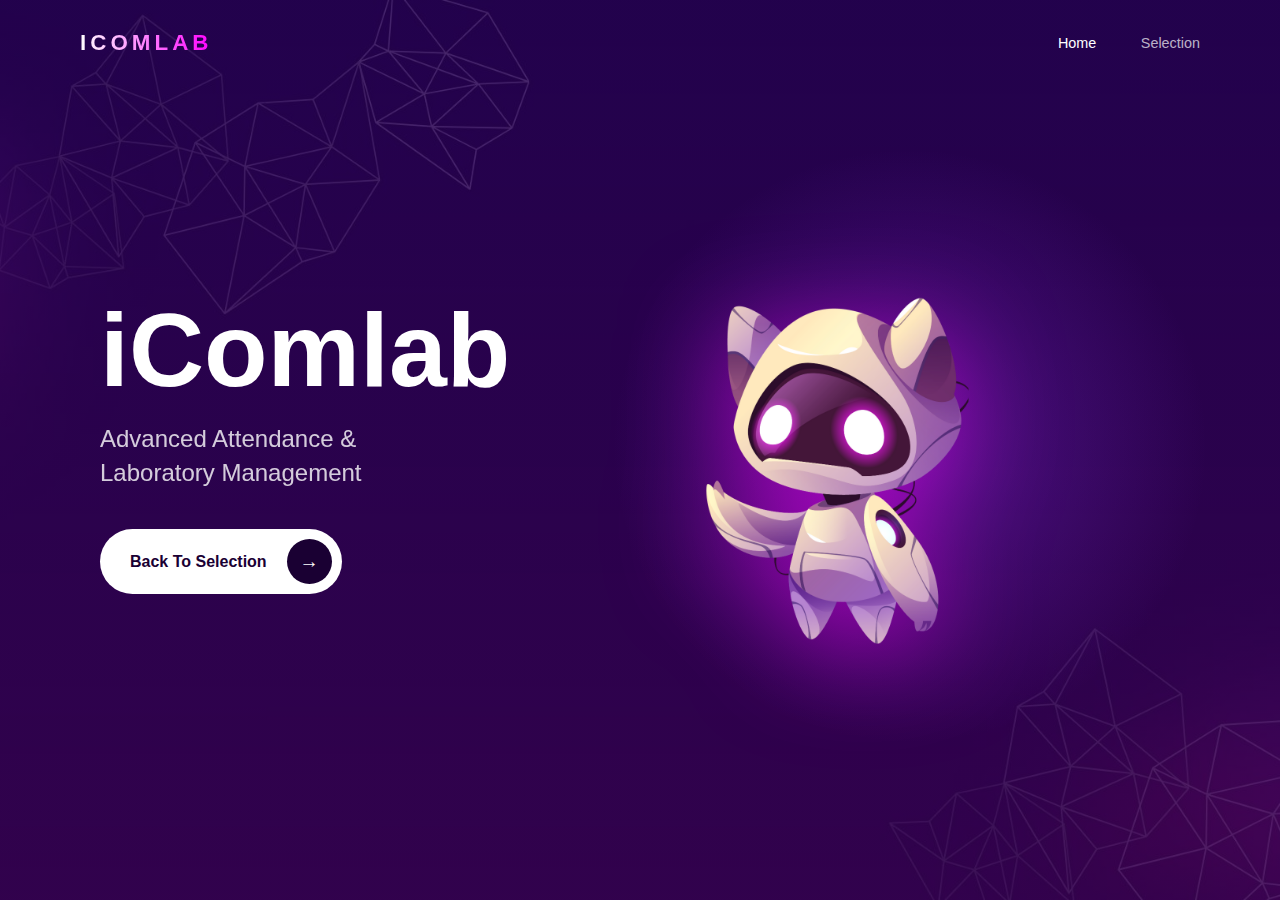
<file: templates/index.html>
<!DOCTYPE html>
<html lang="en">
<head>
    <meta charset="UTF-8">
    <meta name="viewport" content="width=device-width, initial-scale=1.0">
    <title>iComlab Project - Section Kotlin</title>
    
    <style>
        /* SECTION KOTLIN PREMIUM THEME */
        * {
            margin: 0;
            padding: 0;
            box-sizing: border-box;
        }

        body {
            /* REPLACED WITH STATIC PATH */
            background-image: linear-gradient(rgba(46, 0, 79, 0.7), rgba(46, 0, 79, 0.7)), 
                              url('/static/bg-selection.jpg');
            background-size: cover;
            background-position: center;
            background-repeat: no-repeat;
            background-attachment: fixed;
            background-color: #2e004f; 
            
            font-family: 'Segoe UI', Roboto, sans-serif;
            color: white;
            min-height: 100vh;
            overflow: hidden; 
        }

        .navbar {
            display: flex;
            justify-content: space-between;
            align-items: center;
            padding: 30px 80px;
            position: relative;
            z-index: 20;
        }

        .logo-text {
            font-weight: 800;
            letter-spacing: 4px;
            font-size: 1.4rem;
            background: linear-gradient(to right, #fff, #ff00ff);
            -webkit-background-clip: text;
            background-clip: text;
            -webkit-text-fill-color: transparent;
        }

        .nav-links a {
            color: rgba(255, 255, 255, 0.7);
            text-decoration: none;
            margin-left: 40px;
            font-size: 0.9rem;
            transition: 0.3s;
        }

        .nav-links a:hover, .nav-links a.active {
            color: white;
        }

        .container {
            display: flex;
            justify-content: space-between;
            align-items: center;
            padding: 0 100px;
            height: 80vh; 
        }

        .hero-content {
            position: relative;
            z-index: 10; 
            flex: 1; 
        }

        .main-title {
            font-size: 6.5rem; 
            line-height: 1;
            font-weight: 900;
        }

        .sub-title {
            font-size: 1.5rem;
            opacity: 0.8;
            margin: 20px 0 40px 0;
            line-height: 1.4;
        }

        .selection-btn {
            background: white;
            color: #1a0033;
            text-decoration: none;
            padding: 10px 10px 10px 30px;
            border-radius: 60px;
            display: inline-flex;
            align-items: center;
            font-weight: 700;
            gap: 20px;
            transition: 0.4s cubic-bezier(0.175, 0.885, 0.32, 1.275);
            position: relative;
            z-index: 11; 
        }

        .arrow-circle {
            background: #1a0033;
            color: white;
            width: 45px;
            height: 45px;
            border-radius: 50%;
            display: flex;
            justify-content: center;
            align-items: center;
            font-size: 1.2rem;
        }

        .mascot-area {
            position: relative;
            flex: 1;
            display: flex;
            justify-content: flex-end;
            align-items: center;
        }

        .glow-effect {
            position: absolute;
            width: 600px; 
            height: 600px;
            background: radial-gradient(circle, rgba(138, 43, 226, 0.4) 0%, transparent 70%);
            top: 50%;
            left: 50%;
            transform: translate(-50%, -50%);
            z-index: -1;
        }

        .robot-img {
            max-width: 1000px; 
            width: 140%; 
            height: auto;
            filter: drop-shadow(0 20px 50px rgba(255, 0, 255, 0.5));
            animation: float 4s ease-in-out infinite;
            position: relative; 
            right: 25%; 
        }

        @keyframes float {
            0%, 100% { transform: translateY(0); }
            50% { transform: translateY(-30px); }
        }
    </style>
</head>
<body>

    <nav class="navbar">
        <div class="logo-section">
            <span class="logo-text">ICOMLAB</span>
        </div>
        <div class="nav-links">
            <a href="index.html" class="active">Home</a>
            <a href="selection.html">Selection</a>
        </div>
    </nav>

    <div class="container">
        <div class="hero-content">
            <h1 class="main-title">iComlab </h1>
            <p class="sub-title">Advanced Attendance & <br>Laboratory Management</p>
            
            <a href="selection.html" class="selection-btn">
                <span>Back To Selection</span>
                <div class="arrow-circle">→</div>
            </a>
        </div>

        <div class="mascot-area">
            <div class="glow-effect"></div>
            <img src="/static/robot_homepage.jpg" alt="Robot Mascot" class="robot-img">
        </div>
    </div>

</body>
</html>
</file>
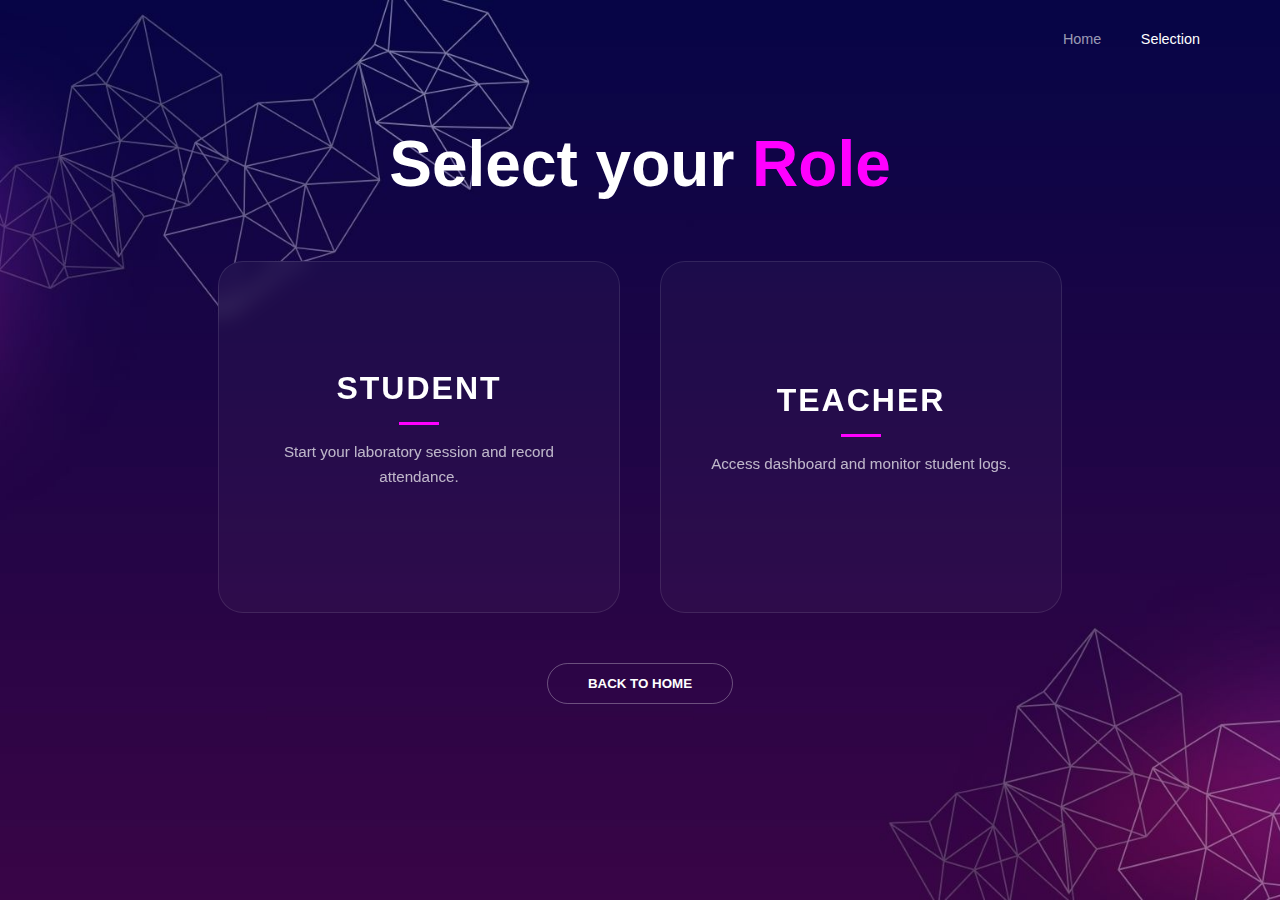
<file: templates/selection.html>
<!DOCTYPE html>
<html lang="en">
<head>
    <meta charset="UTF-8">
    <meta name="viewport" content="width=device-width, initial-scale=1.0">
    <title>iComlab - Selection</title>
    
    <link rel="stylesheet" href="/static/selection.css">

    <style>
        body {
            /* UPDATED: Points to static folder for Image */
            background-image: url('/static/bg-selection.jpg'); 
            
            /* Ensures image covers the whole screen */
            background-size: cover;
            background-position: center;
            background-repeat: no-repeat;
            background-attachment: fixed;
            
            /* Basic resets */
            margin: 0;
            min-height: 100vh;
            font-family: sans-serif; /* Fallback font */
        }
    </style>

</head>
<body>
    <div class="main-wrapper">
        <nav class="navbar">
            <div class="nav-links">
                <a href="index.html">Home</a>
                <a href="selection.html" class="active">Selection</a>
            </div>
        </nav>

        <main class="selection-container">
            <div class="selection-header">
                <h1>Select your <span>Role</span></h1>
            </div>

            <div class="cards-wrapper">
                <div class="card student-card" onclick="window.location.href='login.html'">
                    <div class="card-content">
                        <h2>STUDENT</h2>
                        <div class="divider"></div>
                        <p>Start your laboratory session and record attendance.</p>
                    </div>
                </div>

                <div class="card teacher-card" onclick="window.location.href='teacher_login.html'">
                    <div class="card-content">
                        <h2>TEACHER</h2>
                        <div class="divider"></div>
                        <p>Access dashboard and monitor student logs.</p>
                    </div>
                </div>
            </div>

            <button class="back-btn" onclick="window.location.href='index.html'">BACK TO HOME</button>
        </main>
    </div>
</body>
</html>
</file>
<file: static/selection.css>
/* SECTION KOTLIN THEME */
:root {
    --bg-gradient: radial-gradient(circle at top right, #2e004f, #10002b);
    --pink-accent: #ff00ff;
    --violet-accent: #8a2be2;
    --white: #ffffff;
}

body {
    margin: 0;
    background: var(--bg-gradient);
    font-family: 'Segoe UI', sans-serif;
    color: var(--white);
    height: 100vh;
    overflow: hidden;
}

/* Navbar Links */
.navbar {
    display: flex;
    justify-content: flex-end;
    padding: 30px 80px;
}

.nav-links a {
    color: rgba(255, 255, 255, 0.6);
    text-decoration: none;
    margin-left: 35px;
    font-size: 0.9rem;
    transition: 0.3s;
}

.nav-links a.active, .nav-links a:hover {
    color: white;
}

/* Header Section */
.selection-container {
    display: flex;
    flex-direction: column;
    align-items: center;
    justify-content: center;
    height: 75vh;
}

.selection-header {
    text-align: center;
    margin-bottom: 60px;
}

.kotlin-tag {
    letter-spacing: 6px;
    opacity: 0.6;
    font-size: 0.8rem;
    margin-bottom: 10px;
}

h1 {
    font-size: 4rem;
    margin: 0;
}

h1 span {
    color: var(--pink-accent);
}

/* Glassmorphism Cards */
.cards-wrapper {
    display: flex;
    gap: 40px;
    margin-bottom: 50px;
}

.card {
    background: rgba(255, 255, 255, 0.03);
    border: 1px solid rgba(255, 255, 255, 0.1);
    backdrop-filter: blur(10px);
    border-radius: 25px;
    padding: 50px 40px;
    width: 320px;
    min-height: 250px;
    text-align: center;
    cursor: pointer;
    transition: all 0.4s cubic-bezier(0.175, 0.885, 0.32, 1.275);
    display: flex;
    flex-direction: column;
    justify-content: center;
}

.card:hover {
    transform: translateY(-15px);
    background: rgba(255, 255, 255, 0.08);
    border-color: var(--pink-accent);
    box-shadow: 0 15px 40px rgba(138, 43, 226, 0.3);
}

.divider {
    height: 3px;
    width: 40px;
    background: var(--pink-accent);
    margin: 15px auto;
}

.icon-box img {
    width: 120px;
    height: 120px;
    object-fit: contain;
    margin-bottom: 15px;
    filter: drop-shadow(0 0 10px rgba(255, 255, 255, 0.2));
}

.card h2 {
    font-size: 2rem;
    letter-spacing: 2px;
    margin: 0;
}

.card p {
    font-size: 0.95rem;
    line-height: 1.6;
    opacity: 0.7;
}

/* Back Button Styling */
.back-btn {
    background: transparent;
    color: white;
    padding: 12px 40px;
    border: 1px solid rgba(255, 255, 255, 0.3);
    border-radius: 50px;
    font-weight: 600;
    cursor: pointer;
    transition: 0.3s;
}

.back-btn:hover {
    background: white;
    color: #1a0033;
    border-color: white;
}
</file>
